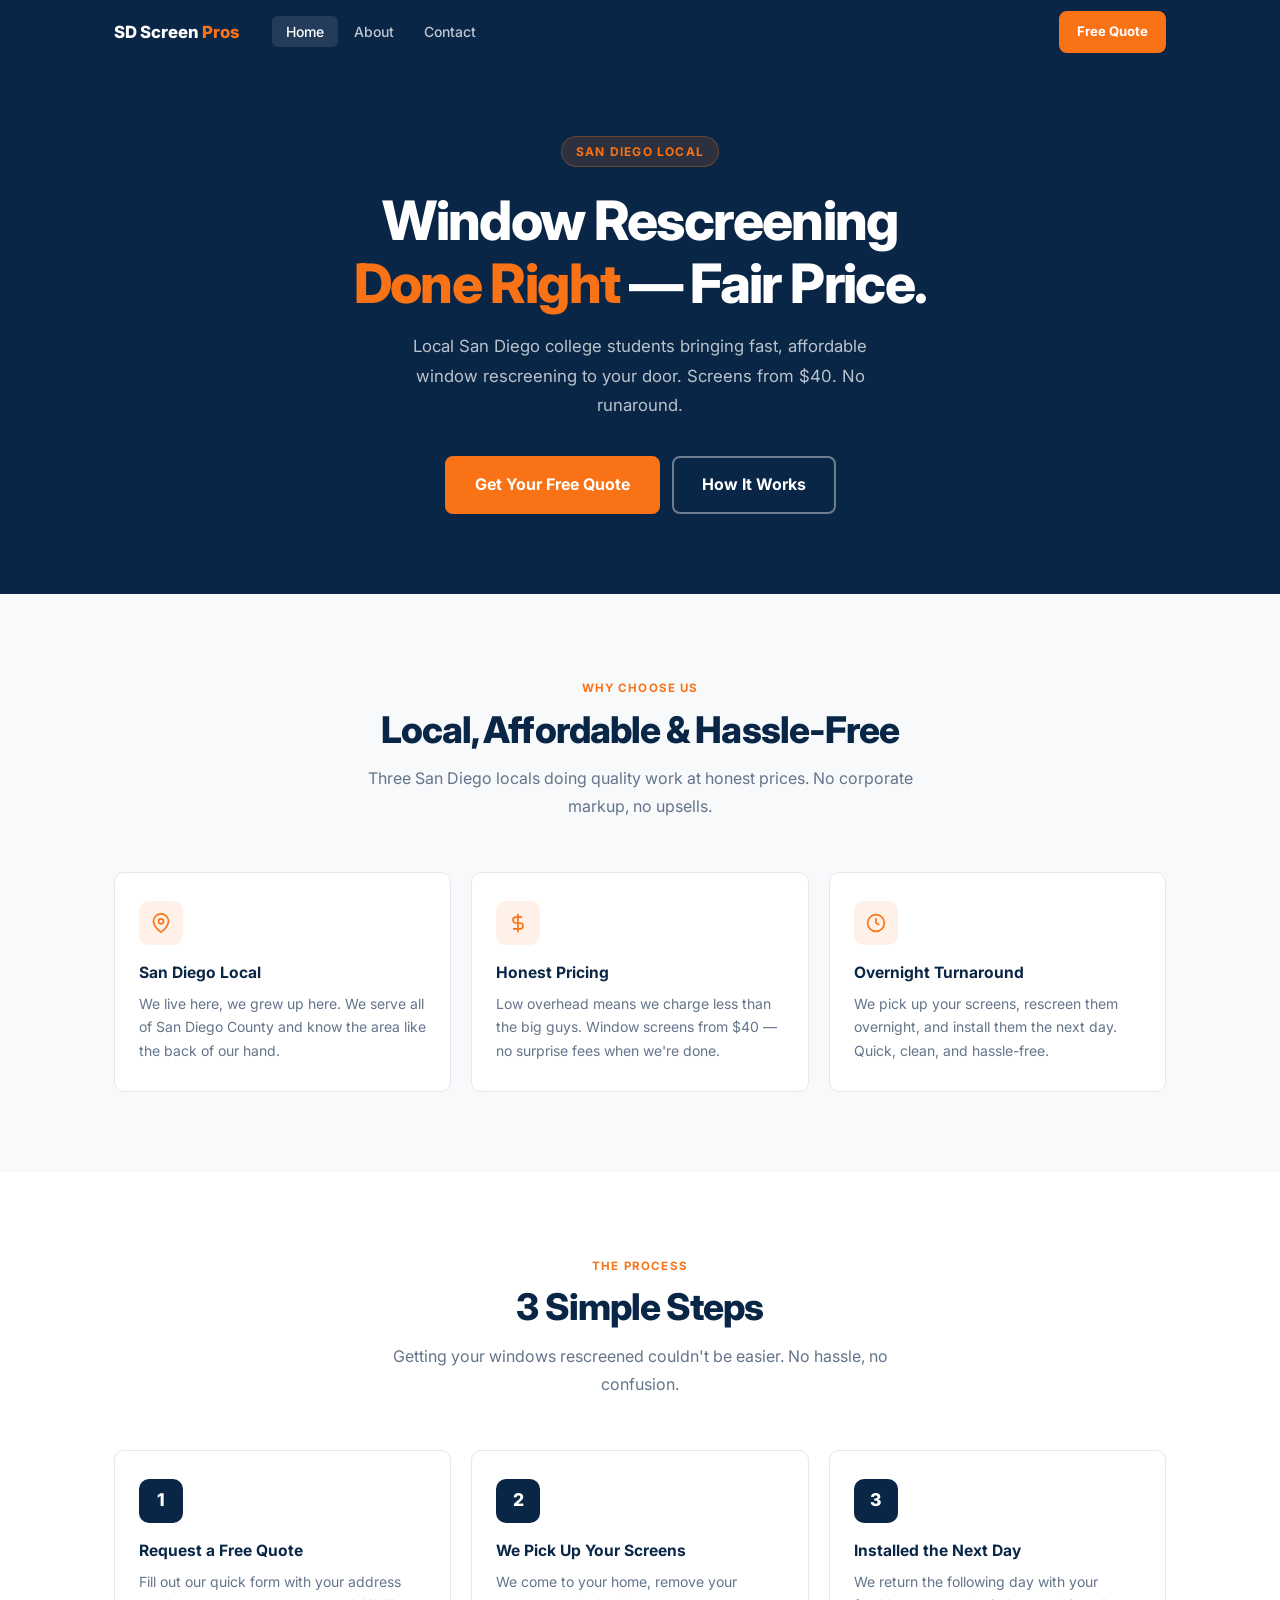
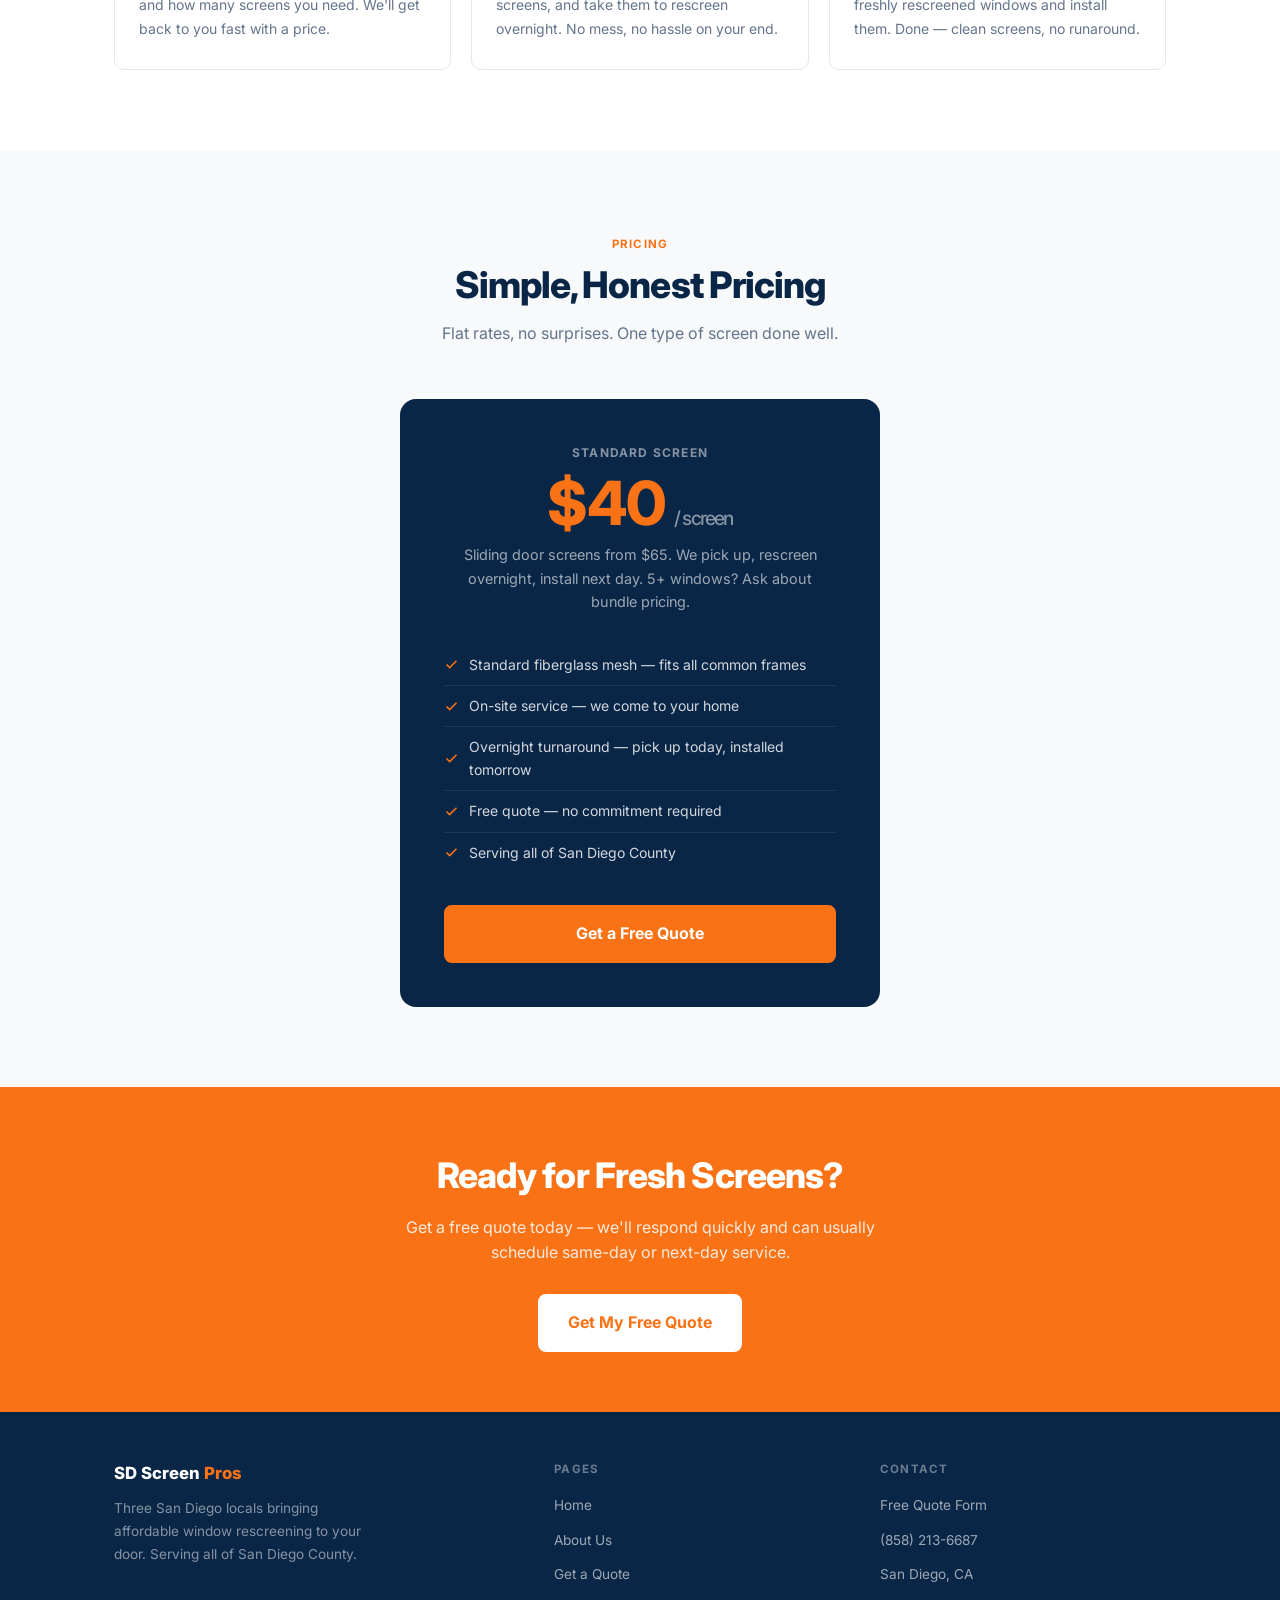
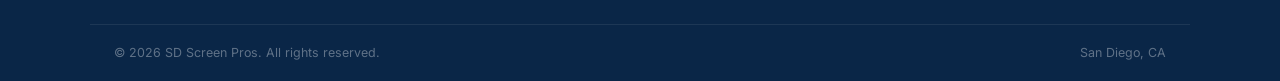
<file: index.html>
<!DOCTYPE html>
<html lang="en">
<head>
  <meta charset="UTF-8" />
  <meta name="viewport" content="width=device-width, initial-scale=1.0" />
  <title>SD Screen Pros — Window Rescreening San Diego</title>
  <meta name="description" content="Affordable window rescreening in San Diego. Local college students serving all of San Diego County. Window screens from $40. Free quotes." />
  <link rel="preconnect" href="https://fonts.googleapis.com" />
  <link rel="preconnect" href="https://fonts.gstatic.com" crossorigin />
  <link rel="stylesheet" href="styles.css" />
</head>
<body>

  <nav class="nav">
    <div class="nav-inner">
      <a href="index.html" class="nav-logo">SD Screen <span>Pros</span></a>
      <ul class="nav-links">
        <li><a href="index.html" class="active">Home</a></li>
        <li><a href="about.html">About</a></li>
        <li><a href="contact.html">Contact</a></li>
      </ul>
      <a href="contact.html" class="btn btn-orange btn-sm nav-btn">Free Quote</a>
      <button class="nav-hamburger" aria-label="Open menu" aria-expanded="false">
        <span></span><span></span><span></span>
      </button>
    </div>
  </nav>

  <div class="nav-drawer" id="nav-drawer">
    <a href="index.html">Home</a>
    <a href="about.html">About</a>
    <a href="contact.html">Contact</a>
    <a href="contact.html" class="drawer-btn btn btn-orange btn-md">Get Free Quote</a>
  </div>

  <main>

    <!-- HERO -->
    <section class="hero">
      <div class="hero-eyebrow">San Diego Local</div>
      <h1>Window Rescreening<br><span>Done Right</span> — Fair Price.</h1>
      <p>Local San Diego college students bringing fast, affordable window rescreening to your door. Screens from $40. No runaround.</p>
      <div class="hero-actions">
        <a href="contact.html" class="btn btn-orange btn-lg">Get Your Free Quote</a>
        <a href="#how" class="btn btn-white-outline btn-lg">How It Works</a>
      </div>
    </section>

    <!-- WHY US -->
    <section class="section bg-off">
      <div class="container">
        <div class="section-header centered">
          <span class="section-tag">Why Choose Us</span>
          <h2 class="section-title">Local, Affordable &amp; Hassle-Free</h2>
          <p class="section-sub">Three San Diego locals doing quality work at honest prices. No corporate markup, no upsells.</p>
        </div>
        <div class="feat-grid">
          <div class="feat-card">
            <div class="feat-icon">
              <svg width="20" height="20" viewBox="0 0 24 24" fill="none" stroke="currentColor" stroke-width="2"><path d="M21 10c0 7-9 13-9 13s-9-6-9-13a9 9 0 0 1 18 0z"/><circle cx="12" cy="10" r="3"/></svg>
            </div>
            <h3>San Diego Local</h3>
            <p>We live here, we grew up here. We serve all of San Diego County and know the area like the back of our hand.</p>
          </div>
          <div class="feat-card">
            <div class="feat-icon">
              <svg width="20" height="20" viewBox="0 0 24 24" fill="none" stroke="currentColor" stroke-width="2"><line x1="12" y1="1" x2="12" y2="23"/><path d="M17 5H9.5a3.5 3.5 0 0 0 0 7h5a3.5 3.5 0 0 1 0 7H6"/></svg>
            </div>
            <h3>Honest Pricing</h3>
            <p>Low overhead means we charge less than the big guys. Window screens from $40 — no surprise fees when we're done.</p>
          </div>
          <div class="feat-card">
            <div class="feat-icon">
              <svg width="20" height="20" viewBox="0 0 24 24" fill="none" stroke="currentColor" stroke-width="2"><circle cx="12" cy="12" r="10"/><polyline points="12 6 12 12 16 14"/></svg>
            </div>
            <h3>Overnight Turnaround</h3>
            <p>We pick up your screens, rescreen them overnight, and install them the next day. Quick, clean, and hassle-free.</p>
          </div>
        </div>
      </div>
    </section>

    <!-- HOW IT WORKS -->
    <section class="section" id="how">
      <div class="container">
        <div class="section-header centered">
          <span class="section-tag">The Process</span>
          <h2 class="section-title">3 Simple Steps</h2>
          <p class="section-sub">Getting your windows rescreened couldn't be easier. No hassle, no confusion.</p>
        </div>
        <div class="feat-grid">
          <div class="feat-card">
            <div class="feat-icon" style="background:var(--navy);color:#fff;font-size:1.1rem;font-weight:800;">1</div>
            <h3>Request a Free Quote</h3>
            <p>Fill out our quick form with your address and how many screens you need. We'll get back to you fast with a price.</p>
          </div>
          <div class="feat-card">
            <div class="feat-icon" style="background:var(--navy);color:#fff;font-size:1.1rem;font-weight:800;">2</div>
            <h3>We Pick Up Your Screens</h3>
            <p>We come to your home, remove your screens, and take them to rescreen overnight. No mess, no hassle on your end.</p>
          </div>
          <div class="feat-card">
            <div class="feat-icon" style="background:var(--navy);color:#fff;font-size:1.1rem;font-weight:800;">3</div>
            <h3>Installed the Next Day</h3>
            <p>We return the following day with your freshly rescreened windows and install them. Done — clean screens, no runaround.</p>
          </div>
        </div>
      </div>
    </section>

    <!-- PRICING -->
    <section class="section bg-off">
      <div class="container">
        <div class="section-header centered">
          <span class="section-tag">Pricing</span>
          <h2 class="section-title">Simple, Honest Pricing</h2>
          <p class="section-sub">Flat rates, no surprises. One type of screen done well.</p>
        </div>
        <div class="price-card">
          <div class="tag">Standard Screen</div>
          <div class="price-big">$40 <sub>/ screen</sub></div>
          <p class="price-desc">Sliding door screens from $65. We pick up, rescreen overnight, install next day. 5+ windows? Ask about bundle pricing.</p>
          <ul class="price-list">
            <li>
              <svg width="15" height="15" viewBox="0 0 24 24" fill="none" stroke="currentColor" stroke-width="2.5"><polyline points="20 6 9 17 4 12"/></svg>
              Standard fiberglass mesh — fits all common frames
            </li>
            <li>
              <svg width="15" height="15" viewBox="0 0 24 24" fill="none" stroke="currentColor" stroke-width="2.5"><polyline points="20 6 9 17 4 12"/></svg>
              On-site service — we come to your home
            </li>
            <li>
              <svg width="15" height="15" viewBox="0 0 24 24" fill="none" stroke="currentColor" stroke-width="2.5"><polyline points="20 6 9 17 4 12"/></svg>
              Overnight turnaround — pick up today, installed tomorrow
            </li>
            <li>
              <svg width="15" height="15" viewBox="0 0 24 24" fill="none" stroke="currentColor" stroke-width="2.5"><polyline points="20 6 9 17 4 12"/></svg>
              Free quote — no commitment required
            </li>
            <li>
              <svg width="15" height="15" viewBox="0 0 24 24" fill="none" stroke="currentColor" stroke-width="2.5"><polyline points="20 6 9 17 4 12"/></svg>
              Serving all of San Diego County
            </li>
          </ul>
          <a href="contact.html" class="btn btn-orange btn-lg" style="width:100%;justify-content:center;">Get a Free Quote</a>
        </div>
      </div>
    </section>

    <!-- CTA -->
    <section class="cta-strip">
      <h2>Ready for Fresh Screens?</h2>
      <p>Get a free quote today — we'll respond quickly and can usually schedule same-day or next-day service.</p>
      <a href="contact.html" class="btn btn-white btn-lg">Get My Free Quote</a>
    </section>

  </main>

  <footer class="footer">
    <div class="footer-inner">
      <div>
        <div class="footer-logo">SD Screen <span>Pros</span></div>
        <p class="footer-tagline">Three San Diego locals bringing affordable window rescreening to your door. Serving all of San Diego County.</p>
      </div>
      <div>
        <h4>Pages</h4>
        <ul>
          <li><a href="index.html">Home</a></li>
          <li><a href="about.html">About Us</a></li>
          <li><a href="contact.html">Get a Quote</a></li>
        </ul>
      </div>
      <div>
        <h4>Contact</h4>
        <ul>
          <li><a href="contact.html">Free Quote Form</a></li>
          <li><a href="tel:8582136687">(858) 213-6687</a></li>
          <li><span>San Diego, CA</span></li>
        </ul>
      </div>
    </div>
    <div class="footer-bottom">
      <span>&copy; 2026 SD Screen Pros. All rights reserved.</span>
      <span>San Diego, CA</span>
    </div>
  </footer>

  <script>
    const hamburger = document.querySelector('.nav-hamburger');
    const drawer = document.getElementById('nav-drawer');
    hamburger.addEventListener('click', () => {
      const open = drawer.classList.toggle('open');
      hamburger.setAttribute('aria-expanded', open);
    });
  </script>
</body>
</html>
</file>
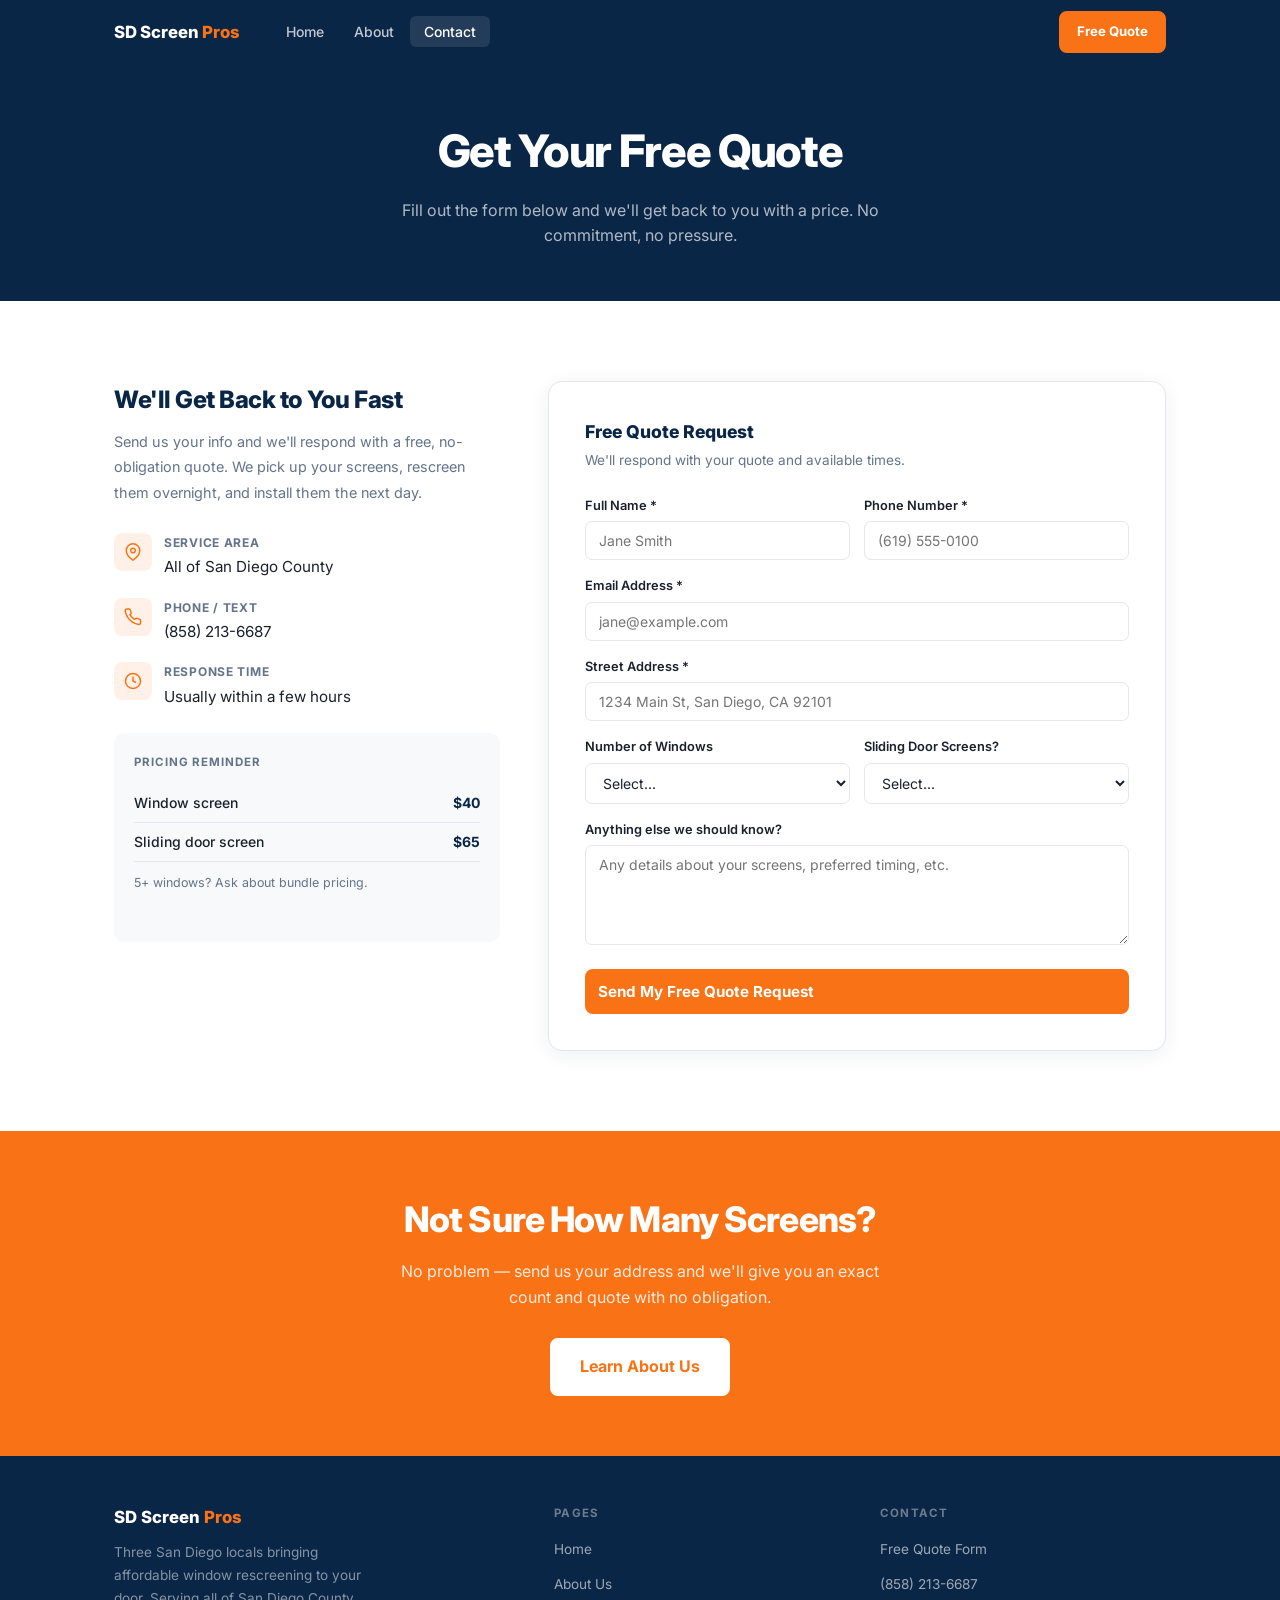
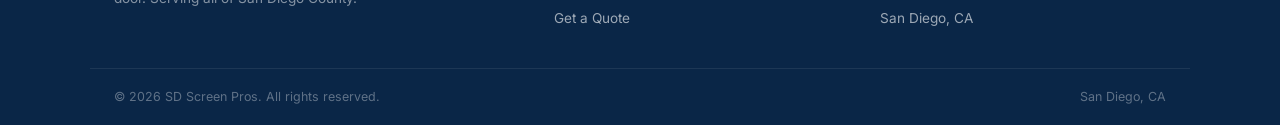
<file: contact.html>
<!DOCTYPE html>
<html lang="en">
<head>
  <meta charset="UTF-8" />
  <meta name="viewport" content="width=device-width, initial-scale=1.0" />
  <title>Free Quote — SD Screen Pros</title>
  <meta name="description" content="Get a free window rescreening quote in San Diego. Fast response, honest pricing. Window screens from $40." />
  <link rel="preconnect" href="https://fonts.googleapis.com" />
  <link rel="preconnect" href="https://fonts.gstatic.com" crossorigin />
  <link rel="stylesheet" href="styles.css" />
</head>
<body>

  <nav class="nav">
    <div class="nav-inner">
      <a href="index.html" class="nav-logo">SD Screen <span>Pros</span></a>
      <ul class="nav-links">
        <li><a href="index.html">Home</a></li>
        <li><a href="about.html">About</a></li>
        <li><a href="contact.html" class="active">Contact</a></li>
      </ul>
      <a href="contact.html" class="btn btn-orange btn-sm nav-btn">Free Quote</a>
      <button class="nav-hamburger" aria-label="Open menu" aria-expanded="false">
        <span></span><span></span><span></span>
      </button>
    </div>
  </nav>

  <div class="nav-drawer" id="nav-drawer">
    <a href="index.html">Home</a>
    <a href="about.html">About</a>
    <a href="contact.html">Contact</a>
    <a href="contact.html" class="drawer-btn btn btn-orange btn-md">Get Free Quote</a>
  </div>

  <main>

    <div class="page-header">
      <h1>Get Your Free Quote</h1>
      <p>Fill out the form below and we'll get back to you with a price. No commitment, no pressure.</p>
    </div>

    <section class="section">
      <div class="container">
        <div class="contact-split">

          <!-- LEFT: CONTACT INFO -->
          <div class="contact-aside">
            <h2>We'll Get Back to You Fast</h2>
            <p>Send us your info and we'll respond with a free, no-obligation quote. We pick up your screens, rescreen them overnight, and install them the next day.</p>

            <div class="c-detail">
              <div class="c-icon">
                <svg width="18" height="18" viewBox="0 0 24 24" fill="none" stroke="currentColor" stroke-width="2"><path d="M21 10c0 7-9 13-9 13s-9-6-9-13a9 9 0 0 1 18 0z"/><circle cx="12" cy="10" r="3"/></svg>
              </div>
              <div>
                <strong>Service Area</strong>
                <span>All of San Diego County</span>
              </div>
            </div>

            <div class="c-detail">
              <div class="c-icon">
                <svg width="18" height="18" viewBox="0 0 24 24" fill="none" stroke="currentColor" stroke-width="2"><path d="M22 16.92v3a2 2 0 0 1-2.18 2 19.79 19.79 0 0 1-8.63-3.07A19.5 19.5 0 0 1 4.69 12 19.79 19.79 0 0 1 1.61 3.44 2 2 0 0 1 3.6 1.26h3a2 2 0 0 1 2 1.72c.127.96.361 1.903.7 2.81a2 2 0 0 1-.45 2.11L7.91 8.96a16 16 0 0 0 6.29 6.29l.91-.91a2 2 0 0 1 2.11-.45c.907.339 1.85.573 2.81.7A2 2 0 0 1 22 16.92z"/></svg>
              </div>
              <div>
                <strong>Phone / Text</strong>
                <span>(858) 213-6687</span>
              </div>
            </div>

            <div class="c-detail">
              <div class="c-icon">
                <svg width="18" height="18" viewBox="0 0 24 24" fill="none" stroke="currentColor" stroke-width="2"><circle cx="12" cy="12" r="10"/><polyline points="12 6 12 12 16 14"/></svg>
              </div>
              <div>
                <strong>Response Time</strong>
                <span>Usually within a few hours</span>
              </div>
            </div>

            <div class="price-reminder" style="margin-top:24px;">
              <div class="label">Pricing Reminder</div>
              <div class="pr-row">
                <span class="name">Window screen</span>
                <span class="price">$40</span>
              </div>
              <div class="pr-row">
                <span class="name">Sliding door screen</span>
                <span class="price">$65</span>
              </div>
              <p style="font-size:0.78rem;color:var(--muted);margin-top:10px;">5+ windows? Ask about bundle pricing.</p>
            </div>
          </div>

          <!-- RIGHT: FORM -->
          <div class="form-card" id="quote-form-wrap">
            <h3>Free Quote Request</h3>
            <p class="sub">We'll respond with your quote and available times.</p>

            <div class="form-success" id="form-success">
              <svg width="40" height="40" viewBox="0 0 24 24" fill="none" stroke="#166534" stroke-width="2" style="margin:0 auto 12px;display:block;"><path d="M22 11.08V12a10 10 0 1 1-5.93-9.14"/><polyline points="22 4 12 14.01 9 11.01"/></svg>
              <strong>Quote request sent!</strong>
              We'll get back to you within a few hours with your free quote.
            </div>

            <form id="quote-form" action="https://formspree.io/f/mlgwkjqa" method="POST">
              <div class="form-row">
                <div class="form-group">
                  <label for="name">Full Name *</label>
                  <input type="text" id="name" name="name" placeholder="Jane Smith" required />
                </div>
                <div class="form-group">
                  <label for="phone">Phone Number *</label>
                  <input type="tel" id="phone" name="phone" placeholder="(619) 555-0100" required />
                </div>
              </div>
              <div class="form-group">
                <label for="email">Email Address *</label>
                <input type="email" id="email" name="email" placeholder="jane@example.com" required />
              </div>
              <div class="form-group">
                <label for="address">Street Address *</label>
                <input type="text" id="address" name="address" placeholder="1234 Main St, San Diego, CA 92101" required />
              </div>
              <div class="form-row">
                <div class="form-group">
                  <label for="windows">Number of Windows</label>
                  <select id="windows" name="windows">
                    <option value="">Select...</option>
                    <option>1–2 windows</option>
                    <option>3–5 windows</option>
                    <option>6–10 windows</option>
                    <option>10+ windows</option>
                  </select>
                </div>
                <div class="form-group">
                  <label for="doors">Sliding Door Screens?</label>
                  <select id="doors" name="doors">
                    <option value="">Select...</option>
                    <option>No door screens</option>
                    <option>1 door screen</option>
                    <option>2 door screens</option>
                    <option>3+ door screens</option>
                  </select>
                </div>
              </div>
              <div class="form-group">
                <label for="message">Anything else we should know?</label>
                <textarea id="message" name="message" placeholder="Any details about your screens, preferred timing, etc."></textarea>
              </div>
              <input type="hidden" name="_subject" value="New Quote Request — SD Screen Pros" />
              <button type="submit" class="btn btn-orange btn-lg submit-btn">Send My Free Quote Request</button>
            </form>
          </div>

        </div>
      </div>
    </section>

    <!-- CTA -->
    <section class="cta-strip">
      <h2>Not Sure How Many Screens?</h2>
      <p>No problem — send us your address and we'll give you an exact count and quote with no obligation.</p>
      <a href="about.html" class="btn btn-white btn-lg">Learn About Us</a>
    </section>

  </main>

  <footer class="footer">
    <div class="footer-inner">
      <div>
        <div class="footer-logo">SD Screen <span>Pros</span></div>
        <p class="footer-tagline">Three San Diego locals bringing affordable window rescreening to your door. Serving all of San Diego County.</p>
      </div>
      <div>
        <h4>Pages</h4>
        <ul>
          <li><a href="index.html">Home</a></li>
          <li><a href="about.html">About Us</a></li>
          <li><a href="contact.html">Get a Quote</a></li>
        </ul>
      </div>
      <div>
        <h4>Contact</h4>
        <ul>
          <li><a href="contact.html">Free Quote Form</a></li>
          <li><a href="tel:8582136687">(858) 213-6687</a></li>
          <li><span>San Diego, CA</span></li>
        </ul>
      </div>
    </div>
    <div class="footer-bottom">
      <span>&copy; 2026 SD Screen Pros. All rights reserved.</span>
      <span>San Diego, CA</span>
    </div>
  </footer>

  <script>
    const hamburger = document.querySelector('.nav-hamburger');
    const drawer = document.getElementById('nav-drawer');
    hamburger.addEventListener('click', () => {
      const open = drawer.classList.toggle('open');
      hamburger.setAttribute('aria-expanded', open);
    });

    const form = document.getElementById('quote-form');
    const success = document.getElementById('form-success');
    form.addEventListener('submit', async (e) => {
      e.preventDefault();
      const data = new FormData(form);
      try {
        const res = await fetch(form.action, {
          method: 'POST', body: data,
          headers: { 'Accept': 'application/json' }
        });
        if (res.ok) {
          form.style.display = 'none';
          success.classList.add('show');
        } else {
          form.submit();
        }
      } catch {
        form.submit();
      }
    });
  </script>
</body>
</html>
</file>
<file: styles.css>
@import url('https://fonts.googleapis.com/css2?family=Inter:wght@400;500;600;700;800&display=swap');

*, *::before, *::after { box-sizing: border-box; margin: 0; padding: 0; }

:root {
  --navy:       #0A2647;
  --navy-light: #0D3261;
  --orange:     #F97316;
  --orange-dark:#EA580C;
  --white:      #ffffff;
  --off-white:  #F8F9FB;
  --border:     #E4E7ED;
  --text:       #1A202C;
  --muted:      #64748B;
  --font:       'Inter', system-ui, sans-serif;
  --nav-h:      64px;
  --max:        1100px;
  --radius:     10px;
}

html { scroll-behavior: smooth; }
body { font-family: var(--font); color: var(--text); background: #fff; line-height: 1.6; -webkit-font-smoothing: antialiased; }
a { text-decoration: none; color: inherit; }
ul { list-style: none; }
img { display: block; max-width: 100%; }

/* ── NAV ── */
.nav {
  position: fixed; top: 0; left: 0; right: 0; z-index: 100;
  height: var(--nav-h); background: var(--navy);
}
.nav-inner {
  max-width: var(--max); margin: 0 auto; padding: 0 24px;
  height: 100%; display: flex; align-items: center; gap: 32px;
}
.nav-logo {
  font-size: 1.05rem; font-weight: 800; color: #fff; letter-spacing: -0.01em; flex-shrink: 0;
}
.nav-logo span { color: var(--orange); }
.nav-links { display: flex; gap: 2px; flex: 1; }
.nav-links a {
  font-size: 0.875rem; font-weight: 500; color: rgba(255,255,255,0.75);
  padding: 7px 14px; border-radius: 6px; transition: all 0.15s;
}
.nav-links a:hover, .nav-links a.active { color: #fff; background: rgba(255,255,255,0.1); }
.nav-btn {
  margin-left: auto; background: var(--orange); color: #fff;
  font-size: 0.85rem; font-weight: 700; padding: 8px 18px;
  border-radius: 8px; transition: background 0.15s; white-space: nowrap;
}
.nav-btn:hover { background: var(--orange-dark); }
.nav-hamburger {
  display: none; background: none; border: none; cursor: pointer; padding: 4px; margin-left: auto;
}
.nav-hamburger span { display: block; width: 22px; height: 2px; background: #fff; margin: 5px 0; border-radius: 2px; transition: 0.3s; }

/* ── MOBILE DRAWER ── */
.nav-drawer {
  position: fixed; top: var(--nav-h); left: 0; right: 0; bottom: 0;
  background: var(--navy); z-index: 99; padding: 20px 24px;
  display: flex; flex-direction: column; gap: 6px;
  transform: translateX(100%); transition: transform 0.28s ease;
}
.nav-drawer.open { transform: translateX(0); }
.nav-drawer a { color: rgba(255,255,255,0.85); font-size: 1.05rem; font-weight: 500; padding: 13px 16px; border-radius: 8px; transition: all 0.15s; }
.nav-drawer a:hover { background: rgba(255,255,255,0.1); color: #fff; }
.nav-drawer .drawer-btn { background: var(--orange); color: #fff; text-align: center; font-weight: 700; margin-top: 8px; }

/* ── HERO ── */
.hero {
  background: var(--navy);
  padding: calc(var(--nav-h) + 72px) 24px 80px;
  text-align: center;
}
.hero-eyebrow {
  display: inline-flex; align-items: center; gap: 7px;
  background: rgba(249,115,22,0.15); border: 1px solid rgba(249,115,22,0.3);
  color: var(--orange); font-size: 0.75rem; font-weight: 700;
  letter-spacing: 0.1em; text-transform: uppercase;
  padding: 5px 14px; border-radius: 999px; margin-bottom: 22px;
}
.hero h1 {
  font-size: clamp(2.2rem, 5vw, 3.4rem); font-weight: 800;
  color: #fff; line-height: 1.15; letter-spacing: -0.03em;
  max-width: 720px; margin: 0 auto 18px;
}
.hero h1 span { color: var(--orange); }
.hero p {
  font-size: 1.05rem; color: rgba(255,255,255,0.72);
  max-width: 520px; margin: 0 auto 36px; line-height: 1.75;
}
.hero-actions { display: flex; gap: 12px; justify-content: center; flex-wrap: wrap; }

/* ── BUTTONS ── */
.btn {
  display: inline-flex; align-items: center; gap: 8px;
  font-family: var(--font); font-weight: 700; border-radius: 8px;
  cursor: pointer; border: 2px solid transparent; transition: all 0.18s;
}
.btn-orange { background: var(--orange); color: #fff; border-color: var(--orange); }
.btn-orange:hover { background: var(--orange-dark); border-color: var(--orange-dark); transform: translateY(-1px); }
.btn-white-outline { background: transparent; color: #fff; border-color: rgba(255,255,255,0.4); }
.btn-white-outline:hover { border-color: #fff; background: rgba(255,255,255,0.08); }
.btn-navy { background: var(--navy); color: #fff; border-color: var(--navy); }
.btn-navy:hover { background: var(--navy-light); }
.btn-lg { padding: 14px 28px; font-size: 1rem; }
.btn-md { padding: 11px 22px; font-size: 0.9rem; }
.btn-sm { padding: 8px 16px; font-size: 0.825rem; }

/* ── SECTIONS ── */
.section { padding: 80px 0; }
.container { max-width: var(--max); margin: 0 auto; padding: 0 24px; }
.section-tag {
  display: inline-block; font-size: 0.72rem; font-weight: 700;
  letter-spacing: 0.1em; text-transform: uppercase;
  color: var(--orange); margin-bottom: 10px;
}
.section-title {
  font-size: clamp(1.7rem, 3vw, 2.3rem); font-weight: 800;
  color: var(--navy); letter-spacing: -0.025em; line-height: 1.2;
  margin-bottom: 12px;
}
.section-sub { color: var(--muted); font-size: 1rem; line-height: 1.75; max-width: 560px; }
.section-header { margin-bottom: 52px; }
.centered { text-align: center; }
.centered .section-sub { margin: 0 auto; }
.bg-off { background: var(--off-white); }

/* ── FEATURE GRID (3-up) ── */
.feat-grid { display: grid; grid-template-columns: repeat(3, 1fr); gap: 20px; }
.feat-card {
  background: #fff; border: 1px solid var(--border); border-radius: var(--radius);
  padding: 28px 24px; transition: box-shadow 0.2s, transform 0.2s;
}
.feat-card:hover { box-shadow: 0 6px 24px rgba(10,38,71,0.09); transform: translateY(-2px); }
.feat-icon {
  width: 44px; height: 44px; border-radius: 10px;
  background: rgba(249,115,22,0.1); color: var(--orange);
  display: flex; align-items: center; justify-content: center; margin-bottom: 16px;
}
.feat-card h3 { font-size: 0.975rem; font-weight: 700; color: var(--navy); margin-bottom: 6px; }
.feat-card p { font-size: 0.875rem; color: var(--muted); line-height: 1.7; }

/* ── PRICING CARD ── */
.price-card {
  max-width: 480px; margin: 0 auto;
  background: var(--navy); border-radius: 16px;
  padding: 44px; color: #fff; text-align: center;
}
.price-card .tag { color: rgba(255,255,255,0.5); font-size: 0.75rem; font-weight: 700; letter-spacing: 0.1em; text-transform: uppercase; margin-bottom: 10px; }
.price-big { font-size: 3.8rem; font-weight: 800; color: var(--orange); line-height: 1; letter-spacing: -0.03em; }
.price-big sub { font-size: 1.2rem; font-weight: 500; color: rgba(255,255,255,0.5); vertical-align: baseline; }
.price-desc { color: rgba(255,255,255,0.6); font-size: 0.9rem; margin: 10px 0 32px; }
.price-list { text-align: left; margin-bottom: 32px; }
.price-list li {
  display: flex; align-items: center; gap: 10px;
  font-size: 0.875rem; color: rgba(255,255,255,0.82);
  padding: 9px 0; border-bottom: 1px solid rgba(255,255,255,0.08);
}
.price-list li:last-child { border: none; }
.price-list svg { color: var(--orange); flex-shrink: 0; }

/* ── CTA STRIP ── */
.cta-strip {
  background: var(--orange); padding: 60px 24px; text-align: center;
}
.cta-strip h2 { font-size: clamp(1.6rem, 3vw, 2.2rem); font-weight: 800; color: #fff; letter-spacing: -0.025em; margin-bottom: 12px; }
.cta-strip p { color: rgba(255,255,255,0.85); font-size: 1rem; margin-bottom: 28px; max-width: 480px; margin-left: auto; margin-right: auto; }
.btn-white { background: #fff; color: var(--orange); border: 2px solid #fff; font-weight: 700; }
.btn-white:hover { background: var(--off-white); }

/* ── PAGE HEADER ── */
.page-header {
  background: var(--navy);
  padding: calc(var(--nav-h) + 52px) 24px 52px;
  text-align: center;
}
.page-header h1 { font-size: clamp(1.9rem, 4vw, 2.8rem); font-weight: 800; color: #fff; letter-spacing: -0.03em; margin-bottom: 10px; }
.page-header p { color: rgba(255,255,255,0.68); font-size: 1rem; max-width: 500px; margin: 0 auto; }

/* ── ABOUT ── */
.story-block { max-width: 680px; }
.story-block p { color: var(--muted); font-size: 0.975rem; line-height: 1.85; margin-bottom: 16px; }
.values-grid { display: grid; grid-template-columns: repeat(2, 1fr); gap: 14px; margin-top: 32px; }
.value-card {
  background: var(--off-white); border-radius: var(--radius); padding: 20px;
  display: flex; gap: 12px;
}
.v-icon { font-size: 1.3rem; flex-shrink: 0; }
.value-card h4 { font-size: 0.875rem; font-weight: 700; color: var(--navy); margin-bottom: 3px; }
.value-card p { font-size: 0.825rem; color: var(--muted); line-height: 1.6; }
.about-photo {
  width: 100%; border-radius: 14px;
  object-fit: cover; height: 380px;
}
.about-split { display: grid; grid-template-columns: 1fr 1fr; gap: 56px; align-items: start; }

/* ── CONTACT ── */
.contact-split { display: grid; grid-template-columns: 1fr 1.6fr; gap: 48px; align-items: start; }
.contact-aside h2 { font-size: 1.5rem; font-weight: 800; color: var(--navy); letter-spacing: -0.02em; margin-bottom: 10px; }
.contact-aside p { color: var(--muted); font-size: 0.9rem; line-height: 1.75; margin-bottom: 28px; }
.c-detail { display: flex; gap: 12px; align-items: flex-start; margin-bottom: 18px; }
.c-icon {
  width: 38px; height: 38px; background: rgba(249,115,22,0.1); border-radius: 8px;
  display: flex; align-items: center; justify-content: center; color: var(--orange); flex-shrink: 0;
}
.c-detail strong { display: block; font-size: 0.75rem; font-weight: 700; letter-spacing: 0.06em; text-transform: uppercase; color: var(--muted); margin-bottom: 2px; }
.c-detail span { font-size: 0.95rem; color: var(--text); }
.price-reminder { background: var(--off-white); border-radius: var(--radius); padding: 20px; margin-top: 8px; }
.price-reminder .label { font-size: 0.72rem; font-weight: 700; text-transform: uppercase; letter-spacing: 0.08em; color: var(--muted); margin-bottom: 12px; }
.pr-row { display: flex; justify-content: space-between; padding: 8px 0; border-bottom: 1px solid var(--border); font-size: 0.875rem; }
.pr-row:last-child { border: none; }
.pr-row .name { color: var(--text); font-weight: 500; }
.pr-row .price { color: var(--navy); font-weight: 700; }

/* ── FORM ── */
.form-card {
  background: #fff; border: 1px solid var(--border); border-radius: 14px; padding: 36px;
  box-shadow: 0 4px 20px rgba(10,38,71,0.07);
}
.form-card h3 { font-size: 1.1rem; font-weight: 800; color: var(--navy); margin-bottom: 4px; }
.form-card .sub { font-size: 0.85rem; color: var(--muted); margin-bottom: 24px; }
.form-row { display: grid; grid-template-columns: 1fr 1fr; gap: 14px; }
.form-group { margin-bottom: 16px; }
.form-group label { display: block; font-size: 0.8rem; font-weight: 600; color: var(--text); margin-bottom: 5px; }
.form-group input, .form-group select, .form-group textarea {
  width: 100%; padding: 10px 13px; border: 1.5px solid var(--border);
  border-radius: 7px; font-family: var(--font); font-size: 0.875rem;
  color: var(--text); background: #fff; outline: none; transition: border-color 0.15s;
}
.form-group input:focus, .form-group select:focus, .form-group textarea:focus {
  border-color: var(--orange); box-shadow: 0 0 0 3px rgba(249,115,22,0.1);
}
.form-group textarea { resize: vertical; min-height: 100px; }
.submit-btn { width: 100%; padding: 13px; font-size: 0.95rem; border: none; border-radius: 8px; cursor: pointer; }
.form-success {
  display: none; text-align: center; padding: 28px;
  background: #f0fdf4; border-radius: 10px; color: #166534; font-size: 0.95rem;
}
.form-success.show { display: block; }
.form-success strong { display: block; font-size: 1.05rem; margin-bottom: 6px; }

/* ── FOOTER ── */
.footer { background: var(--navy); }
.footer-inner {
  max-width: var(--max); margin: 0 auto; padding: 48px 24px 28px;
  display: grid; grid-template-columns: 1.4fr 1fr 1fr; gap: 40px;
}
.footer-logo { font-size: 1.05rem; font-weight: 800; color: #fff; margin-bottom: 10px; }
.footer-logo span { color: var(--orange); }
.footer-tagline { font-size: 0.85rem; color: rgba(255,255,255,0.5); line-height: 1.7; max-width: 260px; }
.footer h4 { font-size: 0.72rem; font-weight: 700; text-transform: uppercase; letter-spacing: 0.1em; color: rgba(255,255,255,0.4); margin-bottom: 14px; }
.footer ul li { margin-bottom: 9px; }
.footer ul li a { font-size: 0.85rem; color: rgba(255,255,255,0.6); transition: color 0.15s; }
.footer ul li a:hover { color: #fff; }
.footer ul li span { font-size: 0.85rem; color: rgba(255,255,255,0.6); }
.footer-bottom {
  border-top: 1px solid rgba(255,255,255,0.08);
  max-width: var(--max); margin: 0 auto; padding: 18px 24px;
  display: flex; justify-content: space-between; align-items: center;
  font-size: 0.78rem; color: rgba(255,255,255,0.35);
}

/* ── RESPONSIVE ── */
@media (max-width: 860px) {
  .nav-links, .nav-btn { display: none; }
  .nav-hamburger { display: block; }
  .feat-grid { grid-template-columns: 1fr; }
  .about-split { grid-template-columns: 1fr; }
  .contact-split { grid-template-columns: 1fr; }
  .form-row { grid-template-columns: 1fr; }
  .footer-inner { grid-template-columns: 1fr; gap: 28px; }
  .footer-bottom { flex-direction: column; gap: 6px; text-align: center; }
  .values-grid { grid-template-columns: 1fr; }
}
@media (max-width: 520px) {
  .hero-actions { flex-direction: column; align-items: center; }
  .hero-actions .btn { width: 100%; justify-content: center; }
  .price-card { padding: 32px 24px; }
  .form-card { padding: 24px 18px; }
}
</file>
